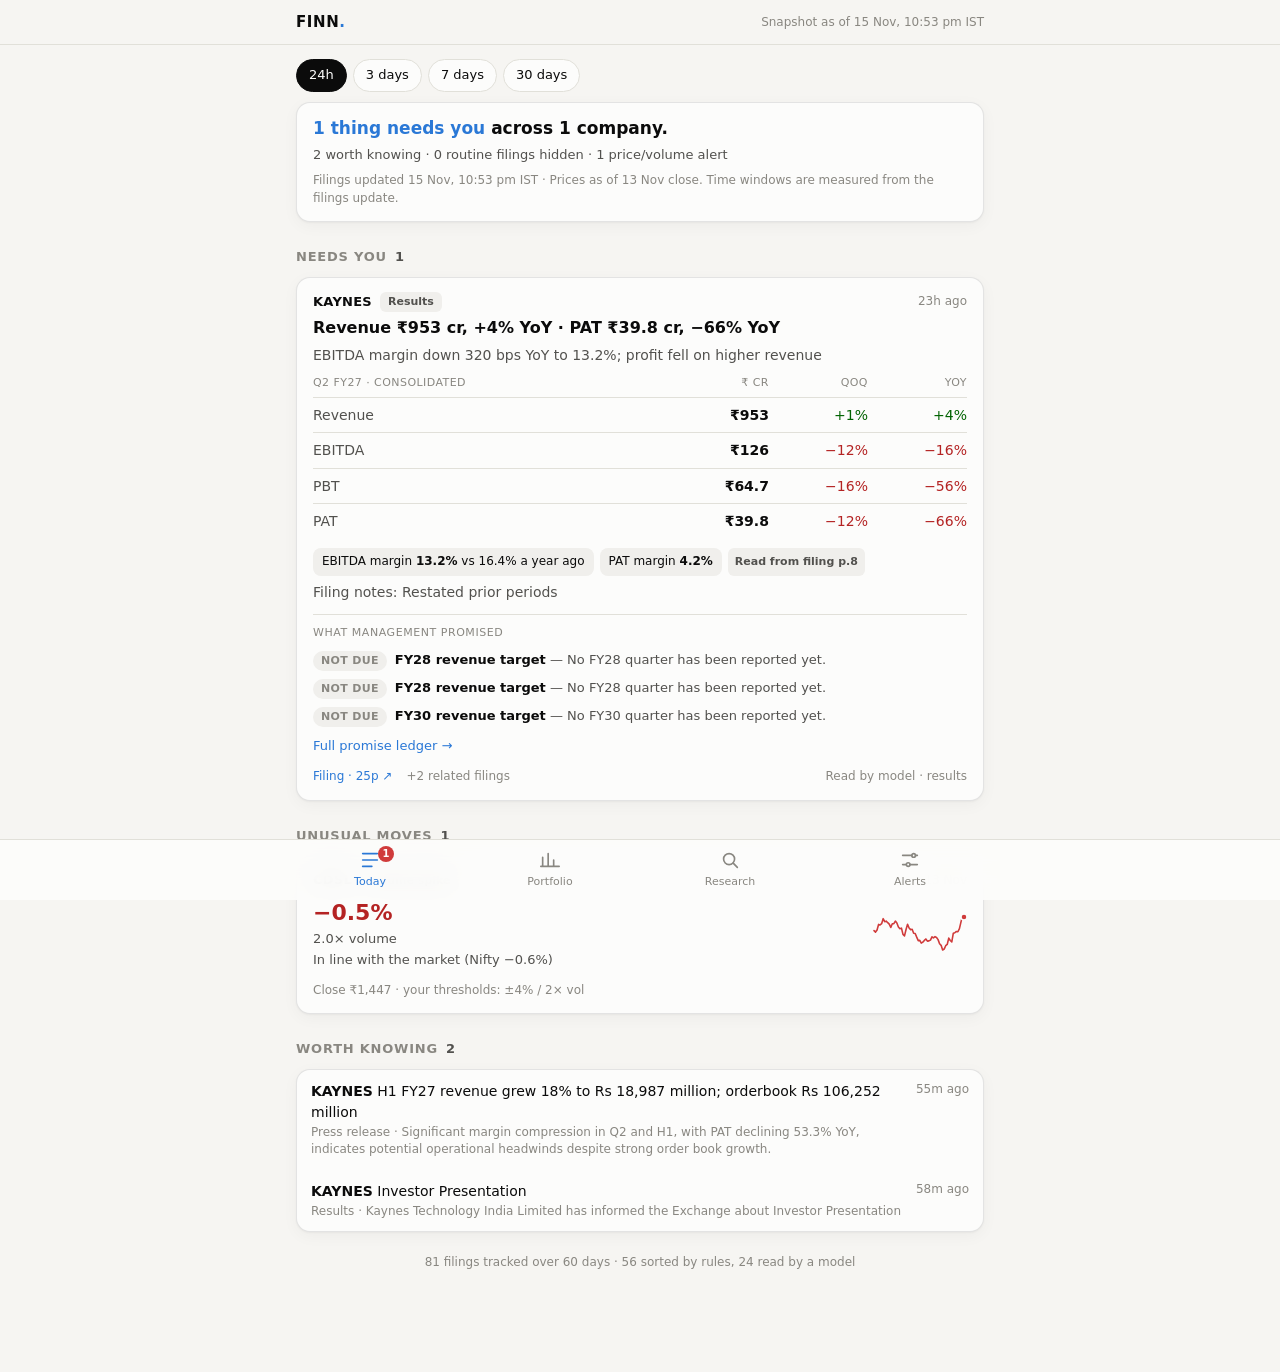
<file: web/index.html>
<!doctype html>
<html lang="en">
<head>
  <meta charset="utf-8">
  <meta name="viewport" content="width=device-width, initial-scale=1, viewport-fit=cover">
  <meta name="theme-color" content="#f6f5f2" media="(prefers-color-scheme: light)">
  <meta name="theme-color" content="#0d0d0d" media="(prefers-color-scheme: dark)">
  <meta name="description" content="FINN — a portfolio agent that filters, not aggregates. Push: what changed and why it matters. Pull: what management promised vs what it delivered.">
  <meta name="apple-mobile-web-app-capable" content="yes">
  <title>FINN</title>
  <link rel="icon" href="data:image/svg+xml,%3Csvg xmlns='http://www.w3.org/2000/svg' viewBox='0 0 32 32'%3E%3Crect width='32' height='32' rx='8' fill='%232a78d6'/%3E%3Cpath d='M10 23V9h12M10 16h9' stroke='white' stroke-width='3' fill='none' stroke-linecap='round'/%3E%3C/svg%3E">
  <link rel="manifest" href="manifest.webmanifest">
  <link rel="apple-touch-icon" href="icon-192.png">
  <link rel="stylesheet" href="app.css">
</head>
<body>
  <header class="top"><div class="top-inner" id="top"></div></header>
  <main id="view" aria-live="polite"></main>
  <nav class="tabs" aria-label="Sections">
    <div class="tabs-inner">
      <button class="tab" data-route="today"><svg viewBox="0 0 24 24"><path d="M4 5h16M4 12h16M4 19h10"/></svg>Today</button>
      <button class="tab" data-route="portfolio"><svg viewBox="0 0 24 24"><path d="M4 19V9M10 19V5M16 19v-7M22 19H2"/></svg>Portfolio</button>
      <button class="tab" data-route="research"><svg viewBox="0 0 24 24"><circle cx="11" cy="11" r="6"/><path d="M20 20l-4.5-4.5"/></svg>Research</button>
      <button class="tab" data-route="settings"><svg viewBox="0 0 24 24"><path d="M4 7h10M18 7h2M4 17h4M12 17h8"/><circle cx="16" cy="7" r="2"/><circle cx="10" cy="17" r="2"/></svg>Alerts</button>
    </div>
  </nav>
  <div class="tip" id="tip" role="tooltip"></div>
  <script src="app.js"></script>
</body>
</html>
</file>
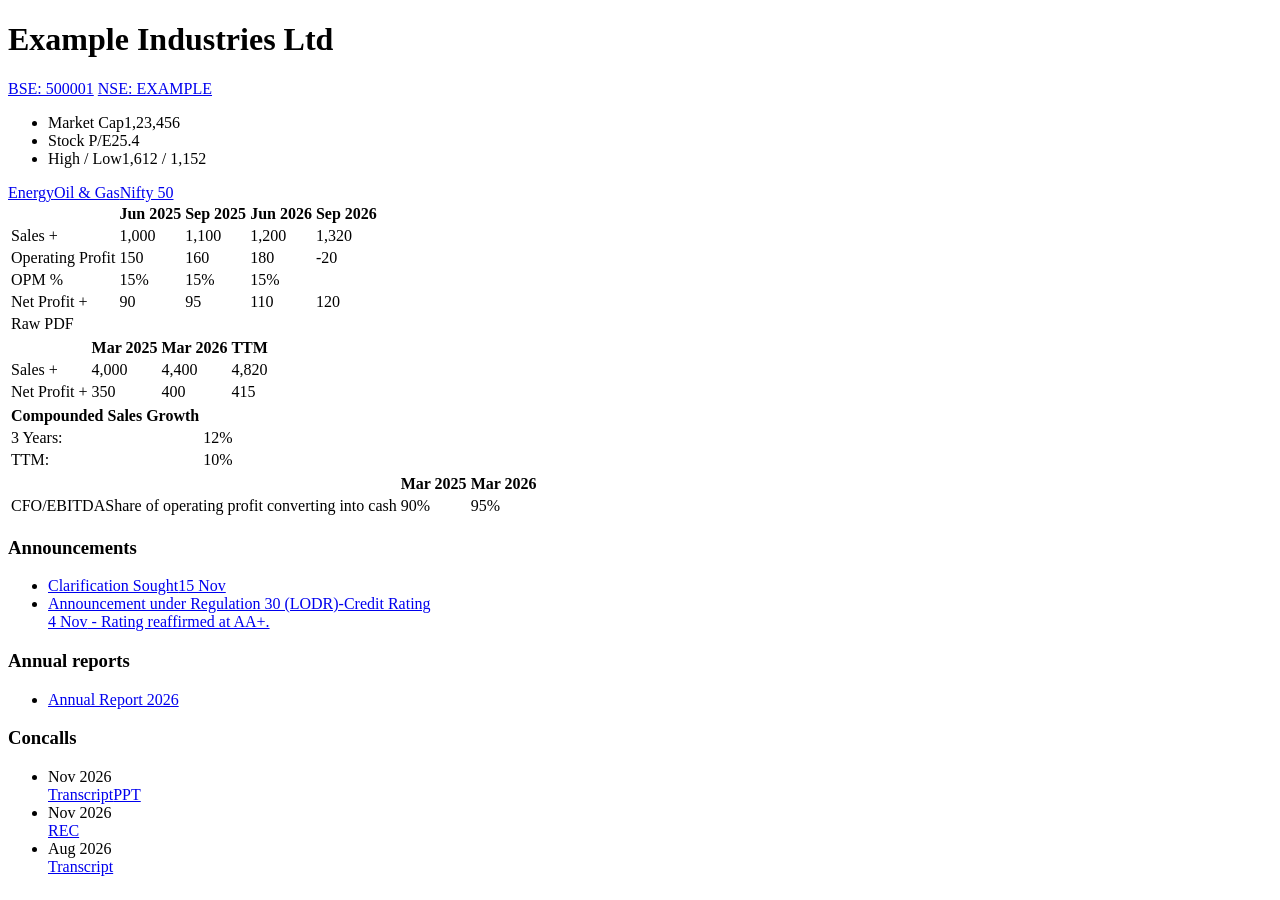
<file: tests/fixtures/screener_min.html>
<!doctype html>
<!-- Synthetic page mimicking the structure of a screener.in company page (no real data). -->
<html><body>
<div id="company-info" data-company-id="1" data-consolidated="true"></div>
<div id="top">
  <h1>Example Industries Ltd</h1>
  <a href="https://www.bseindia.com/stock-share-price/x/EXAMPLE/500001/">BSE:
              500001</a>
  <a href="https://www.nseindia.com/get-quotes/equity?symbol=EXAMPLE">NSE:
              EXAMPLE</a>
  <ul id="top-ratios">
    <li><span class="name">Market Cap</span><span class="number">1,23,456</span></li>
    <li><span class="name">Stock P/E</span><span class="number">25.4</span></li>
    <li><span class="name">High / Low</span><span class="number">1,612</span> / <span class="number">1,152</span></li>
  </ul>
</div>
<section id="peers"><a href="/market/IN03/">Energy</a><a href="/market/IN03/IN0301/">Oil &amp; Gas</a><a href="/company/NIFTY/">Nifty 50</a></section>
<section id="quarters"><table>
  <thead><tr><th></th><th>Jun 2025</th><th>Sep 2025</th><th>Jun 2026</th><th>Sep 2026</th></tr></thead>
  <tbody>
    <tr><td>Sales&nbsp;+</td><td>1,000</td><td>1,100</td><td>1,200</td><td>1,320</td></tr>
    <tr><td>Operating Profit</td><td>150</td><td>160</td><td>180</td><td>-20</td></tr>
    <tr><td>OPM %</td><td>15%</td><td>15%</td><td>15%</td><td></td></tr>
    <tr><td>Net Profit&nbsp;+</td><td>90</td><td>95</td><td>110</td><td>120</td></tr>
    <tr><td>Raw PDF</td><td></td><td></td><td></td><td></td></tr>
  </tbody></table></section>
<section id="profit-loss"><table>
  <thead><tr><th></th><th>Mar 2025</th><th>Mar 2026</th><th>TTM</th></tr></thead>
  <tbody>
    <tr><td>Sales&nbsp;+</td><td>4,000</td><td>4,400</td><td>4,820</td></tr>
    <tr><td>Net Profit&nbsp;+</td><td>350</td><td>400</td><td>415</td></tr>
  </tbody></table>
  <table class="ranges-table"><tr><th>Compounded Sales Growth</th></tr><tr><td>3 Years:</td><td>12%</td></tr><tr><td>TTM:</td><td>10%</td></tr></table>
</section>
<section id="cash-flow"><table>
  <thead><tr><th></th><th>Mar 2025</th><th>Mar 2026</th></tr></thead>
  <tbody><tr><td>CFO/EBITDA<span class="tooltip">Share of operating profit converting into cash</span></td><td>90%</td><td>95%</td></tr></tbody></table></section>
<section id="documents">
  <div class="documents flex-column"><h3>Announcements</h3><ul class="list-links">
    <li><a href="/company/id/1/">Clarification Sought<span class="ink-600 smaller"><time datetime="2026-11-15T00:21:18+05:30">15 Nov</time></span></a></li>
    <li><a href="https://www.bseindia.com/stockinfo/AnnPdfOpen.aspx?Pname=abc.pdf">Announcement under Regulation 30 (LODR)-Credit Rating
      <div class="ink-600 smaller"><time datetime="2026-11-04T20:47:09+05:30">4 Nov</time> - Rating reaffirmed at AA+.</div></a></li>
  </ul></div>
  <div class="documents annual-reports flex-column"><h3>Annual reports</h3><ul>
    <li><a href="https://example.com/ar2026.pdf">Annual Report 2026</a></li></ul></div>
  <div class="documents concalls flex-column"><h3>Concalls</h3><ul>
    <li><div>Nov 2026</div><a href="https://example.com/t1.pdf">Transcript</a><a href="https://example.com/p1.pdf">PPT</a></li>
    <li><div>Nov 2026</div><a href="https://example.com/rec">REC</a></li>
    <li><div>Aug 2026</div><a href="https://example.com/t2.pdf">Transcript</a></li></ul></div>
</section>
</body></html>
</file>
<file: web/app.css>
:root {
  color-scheme: light;
  --bg: #f6f5f2;
  --surface: #fcfcfb;
  --surface-2: #f0efec;
  --ink: #0b0b0b;
  --ink-2: #52514e;
  --ink-3: #898781;
  --line: #e1e0d9;
  --axis: #c3c2b7;
  --ring: rgba(11, 11, 11, 0.10);
  --accent: #2a78d6;
  --accent-soft: #e6f0fc;
  --series-1: #2a78d6;
  --series-2: #eb6834;
  --good: #0ca30c;
  --good-ink: #006300;
  --warn: #fab219;
  --serious: #ec835a;
  --bad: #d03b3b;
  --bad-ink: #b42323;
  --good-soft: #e8f6e8;
  --bad-soft: #fbeaea;
  --warn-soft: #fdf4e0;
  --shadow: 0 1px 2px rgba(0, 0, 0, 0.04), 0 4px 16px rgba(0, 0, 0, 0.04);
  --radius: 14px;
  --font: system-ui, -apple-system, "Segoe UI", Roboto, sans-serif;
}
@media (prefers-color-scheme: dark) {
  :root:not([data-theme="light"]) {
    color-scheme: dark;
    --bg: #0d0d0d;
    --surface: #1a1a19;
    --surface-2: #242422;
    --ink: #f0efec;
    --ink-2: #c3c2b7;
    --ink-3: #898781;
    --line: #2c2c2a;
    --axis: #383835;
    --ring: rgba(255, 255, 255, 0.10);
    --accent: #3987e5;
    --accent-soft: #16263a;
    --series-1: #3987e5;
    --series-2: #d95926;
    --good-ink: #0ca30c;
    --bad-ink: #e66767;
    --good-soft: #10260f;
    --bad-soft: #2e1515;
    --warn-soft: #2c2410;
    --shadow: none;
  }
}
:root[data-theme="dark"] {
  color-scheme: dark;
  --bg: #0d0d0d;
  --surface: #1a1a19;
  --surface-2: #242422;
  --ink: #f0efec;
  --ink-2: #c3c2b7;
  --ink-3: #898781;
  --line: #2c2c2a;
  --axis: #383835;
  --ring: rgba(255, 255, 255, 0.10);
  --accent: #3987e5;
  --accent-soft: #16263a;
  --series-1: #3987e5;
  --series-2: #d95926;
  --good-ink: #0ca30c;
  --bad-ink: #e66767;
  --good-soft: #10260f;
  --bad-soft: #2e1515;
  --warn-soft: #2c2410;
  --shadow: none;
}

* { box-sizing: border-box; }
html { -webkit-text-size-adjust: 100%; }
body {
  margin: 0;
  background: var(--bg);
  color: var(--ink);
  font: 15px/1.45 var(--font);
  -webkit-font-smoothing: antialiased;
  padding-bottom: calc(76px + env(safe-area-inset-bottom));
}
a { color: inherit; }
button { font: inherit; color: inherit; }
.num, td, .tabular { font-variant-numeric: tabular-nums; }

/* ---------- shell ---------- */
.top {
  position: sticky; top: 0; z-index: 10;
  background: color-mix(in srgb, var(--bg) 88%, transparent);
  backdrop-filter: saturate(1.4) blur(14px);
  -webkit-backdrop-filter: saturate(1.4) blur(14px);
  border-bottom: 1px solid var(--line);
}
.top-inner { max-width: 720px; margin: 0 auto; padding: 12px 16px 10px; display: flex; align-items: center; gap: 12px; }
.brand { font-weight: 700; letter-spacing: 0.04em; font-size: 15px; }
.brand span { color: var(--accent); }
.top .sub { color: var(--ink-3); font-size: 12px; margin-left: auto; text-align: right; }
.back { border: 0; background: none; padding: 4px 8px 4px 0; font-size: 15px; color: var(--accent); cursor: pointer; }
main { max-width: 720px; margin: 0 auto; padding: 12px 16px 24px; }

.tabs {
  position: fixed; left: 0; right: 0; bottom: 0; z-index: 10;
  background: color-mix(in srgb, var(--surface) 92%, transparent);
  backdrop-filter: blur(14px); -webkit-backdrop-filter: blur(14px);
  border-top: 1px solid var(--line);
  padding-bottom: env(safe-area-inset-bottom);
}
.tabs-inner { max-width: 720px; margin: 0 auto; display: grid; grid-template-columns: repeat(4, 1fr); }
.tab { border: 0; background: none; padding: 9px 0 10px; display: flex; flex-direction: column; align-items: center; gap: 3px; font-size: 11px; color: var(--ink-3); cursor: pointer; position: relative; }
.tab svg { width: 22px; height: 22px; stroke: currentColor; fill: none; stroke-width: 1.8; stroke-linecap: round; stroke-linejoin: round; }
.tab[aria-current="page"] { color: var(--accent); }
.tab .dot { position: absolute; top: 6px; left: calc(50% + 8px); min-width: 16px; height: 16px; padding: 0 4px; border-radius: 8px; background: var(--bad); color: #fff; font-size: 10px; font-weight: 700; line-height: 16px; }

/* ---------- type ---------- */
h1 { font-size: 24px; line-height: 1.2; margin: 6px 0 2px; letter-spacing: -0.01em; }
h2 { font-size: 13px; text-transform: uppercase; letter-spacing: 0.06em; color: var(--ink-3); margin: 26px 0 10px; font-weight: 600; display: flex; align-items: center; gap: 8px; }
h2 .count { color: var(--ink-2); font-weight: 600; letter-spacing: 0; text-transform: none; }
h3 { font-size: 16px; margin: 0; line-height: 1.3; }
.muted { color: var(--ink-3); }
.small { font-size: 13px; }
.tiny { font-size: 12px; }
p { margin: 0; }

/* ---------- controls ---------- */
.chips { display: flex; gap: 6px; overflow-x: auto; scrollbar-width: none; padding: 2px 0; }
.chips::-webkit-scrollbar { display: none; }
.chip { flex: none; border: 1px solid var(--line); background: var(--surface); border-radius: 999px; padding: 6px 12px; font-size: 13px; cursor: pointer; white-space: nowrap; }
.chip[aria-pressed="true"] { background: var(--ink); color: var(--surface); border-color: var(--ink); }
.btn { border: 1px solid var(--line); background: var(--surface); border-radius: 10px; padding: 8px 12px; font-size: 14px; cursor: pointer; }
.btn.primary { background: var(--accent); color: #fff; border-color: var(--accent); }
.linkbtn { border: 0; background: none; padding: 0; color: var(--accent); cursor: pointer; font-size: 13px; }

/* ---------- briefing ---------- */
.brief { background: var(--surface); border: 1px solid var(--ring); border-radius: var(--radius); padding: 14px 16px; box-shadow: var(--shadow); margin-top: 8px; }
.brief .lead { font-size: 17px; line-height: 1.35; font-weight: 600; }
.brief .lead em { font-style: normal; color: var(--accent); }
.brief .meta { margin-top: 6px; font-size: 13px; color: var(--ink-2); }
.caught { text-align: center; padding: 28px 16px; color: var(--ink-2); }
.caught .big { font-size: 34px; }

/* ---------- cards ---------- */
.card { background: var(--surface); border: 1px solid var(--ring); border-radius: var(--radius); padding: 14px 16px; box-shadow: var(--shadow); margin-bottom: 10px; position: relative; }
.card.seen { opacity: 0.62; }
.card.seen:hover { opacity: 1; }
.card-head { display: flex; align-items: center; gap: 8px; font-size: 12px; color: var(--ink-3); margin-bottom: 6px; }
.sym { font-weight: 700; color: var(--ink); font-size: 13px; letter-spacing: 0.02em; text-decoration: none; }
.sym:hover { text-decoration: underline; }
.cat { padding: 2px 8px; border-radius: 6px; background: var(--surface-2); color: var(--ink-2); font-size: 11px; font-weight: 600; }
.card-head .when { margin-left: auto; white-space: nowrap; }
.why { margin-top: 6px; color: var(--ink-2); font-size: 14px; }
.facts { display: flex; flex-wrap: wrap; gap: 6px; margin-top: 10px; }
.fact { background: var(--surface-2); border-radius: 8px; padding: 5px 9px; font-size: 12px; }
.fact b { font-weight: 600; }
.card-foot { display: flex; gap: 14px; align-items: center; margin-top: 12px; font-size: 12px; color: var(--ink-3); flex-wrap: wrap; }
.card-foot a { color: var(--accent); text-decoration: none; }
.card-foot .trail { margin-left: auto; }

/* results table */
.rtable { width: 100%; border-collapse: collapse; margin-top: 10px; font-size: 14px; }
.rtable th { text-align: right; font-weight: 500; color: var(--ink-3); font-size: 11px; text-transform: uppercase; letter-spacing: 0.04em; padding: 0 0 6px; }
.rtable th:first-child { text-align: left; }
.rtable td { text-align: right; padding: 7px 0; border-top: 1px solid var(--line); }
.rtable td:first-child { text-align: left; color: var(--ink-2); }
.rtable td.v { font-weight: 600; color: var(--ink); }
.up { color: var(--good-ink); }
.down { color: var(--bad-ink); }
.badge { display: inline-flex; align-items: center; gap: 4px; font-size: 11px; padding: 2px 7px; border-radius: 6px; font-weight: 600; }
.badge.ok { background: var(--good-soft); color: var(--good-ink); }
.badge.warn { background: var(--warn-soft); color: var(--ink-2); }
.badge.bad { background: var(--bad-soft); color: var(--bad-ink); }
.badge.neutral { background: var(--surface-2); color: var(--ink-2); }

/* people */
.person { display: grid; grid-template-columns: 40px 1fr; gap: 10px; margin-top: 10px; }
.avatar { width: 40px; height: 40px; border-radius: 50%; background: var(--accent-soft); color: var(--accent); display: grid; place-items: center; font-weight: 700; font-size: 14px; }
.person .role { font-size: 13px; color: var(--ink-2); }
.person .bio { font-size: 13px; margin-top: 4px; color: var(--ink-2); }
.person ul { margin: 6px 0 0; padding-left: 16px; font-size: 12px; color: var(--ink-3); }

/* compact rows */
.rows { background: var(--surface); border: 1px solid var(--ring); border-radius: var(--radius); box-shadow: var(--shadow); overflow: hidden; }
.row { display: grid; grid-template-columns: 1fr auto; gap: 10px; padding: 11px 14px; border-top: 1px solid var(--line); align-items: start; cursor: pointer; background: none; border-left: 0; border-right: 0; border-bottom: 0; width: 100%; text-align: left; }
.row:first-child { border-top: 0; }
.row.seen { opacity: 0.6; }
.row .t { font-size: 14px; }
.row .s { font-size: 12px; color: var(--ink-3); margin-top: 2px; }
.row .r { font-size: 12px; color: var(--ink-3); white-space: nowrap; text-align: right; }
.row-detail { padding: 0 14px 12px; font-size: 13px; color: var(--ink-2); }
.row-detail a { color: var(--accent); }

/* buried */
details.buried { background: var(--surface); border: 1px dashed var(--line); border-radius: var(--radius); padding: 12px 14px; }
details.buried summary { cursor: pointer; font-size: 14px; color: var(--ink-2); list-style: none; display: grid; grid-template-columns: 1fr auto; column-gap: 8px; }
details.buried summary > span { grid-column: 1; grid-row: 2; font-size: 12px; }
details.buried summary::-webkit-details-marker { display: none; }
details.buried summary::after { content: "Show"; grid-column: 2; grid-row: 1 / span 2; align-self: center; color: var(--accent); font-size: 13px; }
details.buried[open] summary::after { content: "Hide"; }
.buried-list { margin-top: 10px; font-size: 13px; }
.buried-list div { padding: 6px 0; border-top: 1px solid var(--line); display: grid; grid-template-columns: 86px 1fr; gap: 8px; }
.buried-list a { color: var(--ink-2); text-decoration: none; }

/* alerts */
.alert { display: grid; grid-template-columns: 1fr 96px; gap: 12px; align-items: center; }
.alert .big { font-size: 22px; font-weight: 700; }
.alert .ctx { font-size: 13px; color: var(--ink-2); margin-top: 2px; }

/* ---------- portfolio ---------- */
.hold { display: grid; grid-template-columns: 1fr 72px 64px; gap: 10px; align-items: center; padding: 11px 14px; border-top: 1px solid var(--line); text-decoration: none; }
.hold:first-child { border-top: 0; }
.hold .n { font-size: 12px; color: var(--ink-3); white-space: nowrap; overflow: hidden; text-overflow: ellipsis; }
.hold .p { text-align: right; font-size: 14px; }
.hold .p .d { font-size: 12px; }

/* ---------- company ---------- */
.co-head .tags { display: flex; gap: 6px; flex-wrap: wrap; margin-top: 6px; }
.oneliner { font-size: 17px; line-height: 1.4; margin-top: 14px; font-weight: 500; }
.tiles { display: grid; grid-template-columns: repeat(auto-fill, minmax(140px, 1fr)); gap: 8px; }
.tile { background: var(--surface); border: 1px solid var(--ring); border-radius: 12px; padding: 10px 12px; }
.tile .l { font-size: 12px; color: var(--ink-3); }
.tile .v { font-size: 19px; font-weight: 650; margin-top: 2px; }
.tile .d { font-size: 12px; margin-top: 1px; }

.score { display: grid; grid-template-columns: repeat(4, 1fr); gap: 1px; background: var(--line); border-radius: 12px; overflow: hidden; border: 1px solid var(--line); }
.score div { background: var(--surface); padding: 10px 8px; text-align: center; }
.score b { display: block; font-size: 22px; }
.score span { font-size: 11px; color: var(--ink-3); text-transform: uppercase; letter-spacing: 0.04em; }

.promise { padding: 12px 14px; border-top: 1px solid var(--line); }
.promise:first-child { border-top: 0; }
.promise .top-line { display: flex; gap: 8px; align-items: baseline; }
.promise .label { font-weight: 600; font-size: 14px; }
.promise .when { margin-left: auto; font-size: 12px; color: var(--ink-3); white-space: nowrap; }
.promise .said { font-size: 13px; color: var(--ink-2); margin-top: 4px; }
.promise .verdict { display: flex; gap: 8px; align-items: flex-start; margin-top: 8px; font-size: 13px; }
.promise blockquote { margin: 8px 0 0; padding: 6px 10px; border-left: 2px solid var(--line); font-size: 12px; color: var(--ink-3); font-style: italic; }
.vchip { flex: none; display: inline-flex; align-items: center; gap: 4px; padding: 2px 8px; border-radius: 999px; font-size: 11px; font-weight: 700; text-transform: uppercase; letter-spacing: 0.03em; }
.vchip.delivered, .vchip.aligned { background: var(--good-soft); color: var(--good-ink); }
.vchip.missed, .vchip.diverging { background: var(--bad-soft); color: var(--bad-ink); }
.vchip.behind, .vchip.stretched { background: var(--warn-soft); color: var(--ink-2); }
.vchip.on_track { background: var(--accent-soft); color: var(--accent); }
.vchip.open, .vchip.unmeasured { background: var(--surface-2); color: var(--ink-3); }

.nvn { display: grid; grid-template-columns: 1fr 1fr; gap: 0; border-top: 1px solid var(--line); }
.nvn > div { padding: 10px 0; font-size: 13px; }
.nvn > div:first-child { padding-right: 12px; border-right: 1px solid var(--line); }
.nvn > div:last-child { padding-left: 12px; }
.nvn .k { font-size: 11px; text-transform: uppercase; letter-spacing: 0.05em; color: var(--ink-3); margin-bottom: 3px; }

.bb { display: grid; grid-template-columns: 1fr; gap: 10px; }
@media (min-width: 600px) { .bb { grid-template-columns: 1fr 1fr; } }
.bb .card h3 { font-size: 14px; display: flex; gap: 6px; align-items: center; }
.bb ol { margin: 8px 0 0; padding-left: 18px; }
.bb li { margin: 8px 0; font-size: 14px; }
.bb li .e { display: block; font-size: 12px; color: var(--ink-3); margin-top: 2px; }

.factlist { list-style: none; padding: 0; margin: 10px 0 0; }
.factlist li { padding: 8px 0 8px 18px; border-top: 1px solid var(--line); font-size: 14px; position: relative; }
.factlist li::before { content: ""; position: absolute; left: 2px; top: 15px; width: 7px; height: 7px; border-radius: 50%; background: var(--axis); }
.factlist li.good::before { background: var(--good); }
.factlist li.bad::before { background: var(--bad); }
.ref { font-size: 10px; color: var(--ink-3); vertical-align: super; margin-left: 2px; }
button.ref {
  font: inherit; font-size: 10px; line-height: 1; color: var(--accent); background: none; border: 0; cursor: pointer;
  display: inline-block; padding: 7px 7px; margin: -7px -4px -7px -2px; border-radius: 6px; /* ≥24px hit area, no extra line height */
}
button.ref[aria-expanded="true"] { background: var(--accent-soft); }
.ref-id { cursor: default; }
.ref-pop { display: block; margin: 8px 0 2px; padding: 8px 10px; border-radius: 8px; background: var(--surface-2); color: var(--ink-2); font-size: 12.5px; line-height: 1.4; font-style: normal; text-transform: none; letter-spacing: 0; }
.ref-pop b { color: var(--accent); font-weight: 600; }
li > .ref-pop { margin-left: 0; }

.promised { margin-top: 12px; }
.promised:empty { display: none; }
.promised-h { font-size: 11px; text-transform: uppercase; letter-spacing: 0.05em; color: var(--ink-3); margin-bottom: 6px; padding-top: 10px; border-top: 1px solid var(--line); }
.promised-row { display: flex; gap: 8px; align-items: flex-start; padding: 4px 0; font-size: 13px; color: var(--ink-2); }
.promised-row .pt { display: -webkit-box; -webkit-line-clamp: 2; -webkit-box-orient: vertical; overflow: hidden; min-width: 0; }
.promised-row .pt b { color: var(--ink); font-weight: 600; }
.promised-link { display: inline-block; margin-top: 6px; font-size: 13px; color: var(--accent); text-decoration: none; }

.seg { display: flex; gap: 4px; margin: 4px 0 12px; background: var(--surface-2); padding: 3px; border-radius: 10px; }
.seg button { flex: 1; border: 0; background: none; padding: 7px 4px; border-radius: 8px; font-size: 13px; cursor: pointer; color: var(--ink-2); }
.seg button[aria-pressed="true"] { background: var(--surface); color: var(--ink); box-shadow: var(--shadow); font-weight: 600; }

.chart { margin-top: 12px; }
.chart .ct { font-size: 13px; font-weight: 600; }
.chart .cs { font-size: 12px; color: var(--ink-3); }
.chart svg { display: block; width: 100%; height: auto; overflow: visible; }
.tip { position: fixed; pointer-events: none; z-index: 50; background: var(--ink); color: var(--surface); border-radius: 8px; padding: 6px 9px; font-size: 12px; line-height: 1.35; white-space: nowrap; transform: translate(-50%, calc(-100% - 10px)); opacity: 0; transition: opacity 0.08s; }
.tip b { font-size: 13px; }

.sources li { font-size: 13px; padding: 6px 0; border-top: 1px solid var(--line); list-style: none; }
.sources { padding: 0; margin: 8px 0 0; }
.sources a { color: var(--accent); text-decoration: none; }
.trust { display: grid; grid-template-columns: repeat(3, 1fr); gap: 8px; margin-top: 10px; }
.trust div { background: var(--surface-2); border-radius: 10px; padding: 8px 10px; font-size: 12px; color: var(--ink-2); }
.trust b { display: block; font-size: 16px; color: var(--ink); }

/* ---------- search / progress ---------- */
.search { display: flex; gap: 8px; margin-top: 8px; position: relative; }
.search input { flex: 1; border: 1px solid var(--line); background: var(--surface); border-radius: 12px; padding: 11px 14px; font-size: 16px; color: var(--ink); outline: none; }
.search input:focus { border-color: var(--accent); }
.suggest { position: absolute; top: 48px; left: 0; right: 0; background: var(--surface); border: 1px solid var(--line); border-radius: 12px; box-shadow: var(--shadow); z-index: 5; overflow: hidden; }
.suggest button { display: flex; gap: 10px; width: 100%; text-align: left; border: 0; border-top: 1px solid var(--line); background: none; padding: 10px 14px; cursor: pointer; font-size: 14px; }
.suggest button:first-child { border-top: 0; }
.suggest button:hover, .suggest button:focus { background: var(--surface-2); }
.suggest .tag { margin-left: auto; font-size: 11px; color: var(--accent); }
.steps { list-style: none; padding: 0; margin: 12px 0 0; }
.steps li { font-size: 14px; padding: 6px 0 6px 24px; position: relative; color: var(--ink-2); }
.steps li::before { content: "✓"; position: absolute; left: 0; color: var(--good-ink); font-weight: 700; }
.steps li.now::before { content: ""; width: 12px; height: 12px; border: 2px solid var(--accent); border-top-color: transparent; border-radius: 50%; top: 9px; animation: spin 0.8s linear infinite; }
@keyframes spin { to { transform: rotate(360deg); } }
@media (prefers-reduced-motion: reduce) { .steps li.now::before { animation: none; } }

/* ---------- settings ---------- */
.setting { padding: 14px 0; border-top: 1px solid var(--line); }
.setting:first-child { border-top: 0; }
.setting label { display: flex; justify-content: space-between; font-size: 14px; font-weight: 600; }
.setting input[type="range"] { width: 100%; margin-top: 10px; accent-color: var(--accent); }
.setting .hint { font-size: 12px; color: var(--ink-3); margin-top: 4px; }
.kv { display: grid; grid-template-columns: 1fr auto; gap: 6px 12px; font-size: 14px; margin-top: 8px; }
.kv span:nth-child(even) { text-align: right; font-weight: 600; font-variant-numeric: tabular-nums; }
.bar2 { height: 8px; border-radius: 4px; background: var(--surface-2); display: flex; overflow: hidden; gap: 2px; margin-top: 10px; }
.bar2 i { display: block; height: 100%; }

.empty { padding: 24px; text-align: center; color: var(--ink-3); font-size: 14px; }
.err { background: var(--bad-soft); color: var(--bad-ink); padding: 12px 14px; border-radius: 12px; font-size: 14px; }
:focus-visible { outline: 2px solid var(--accent); outline-offset: 2px; }
</file>
